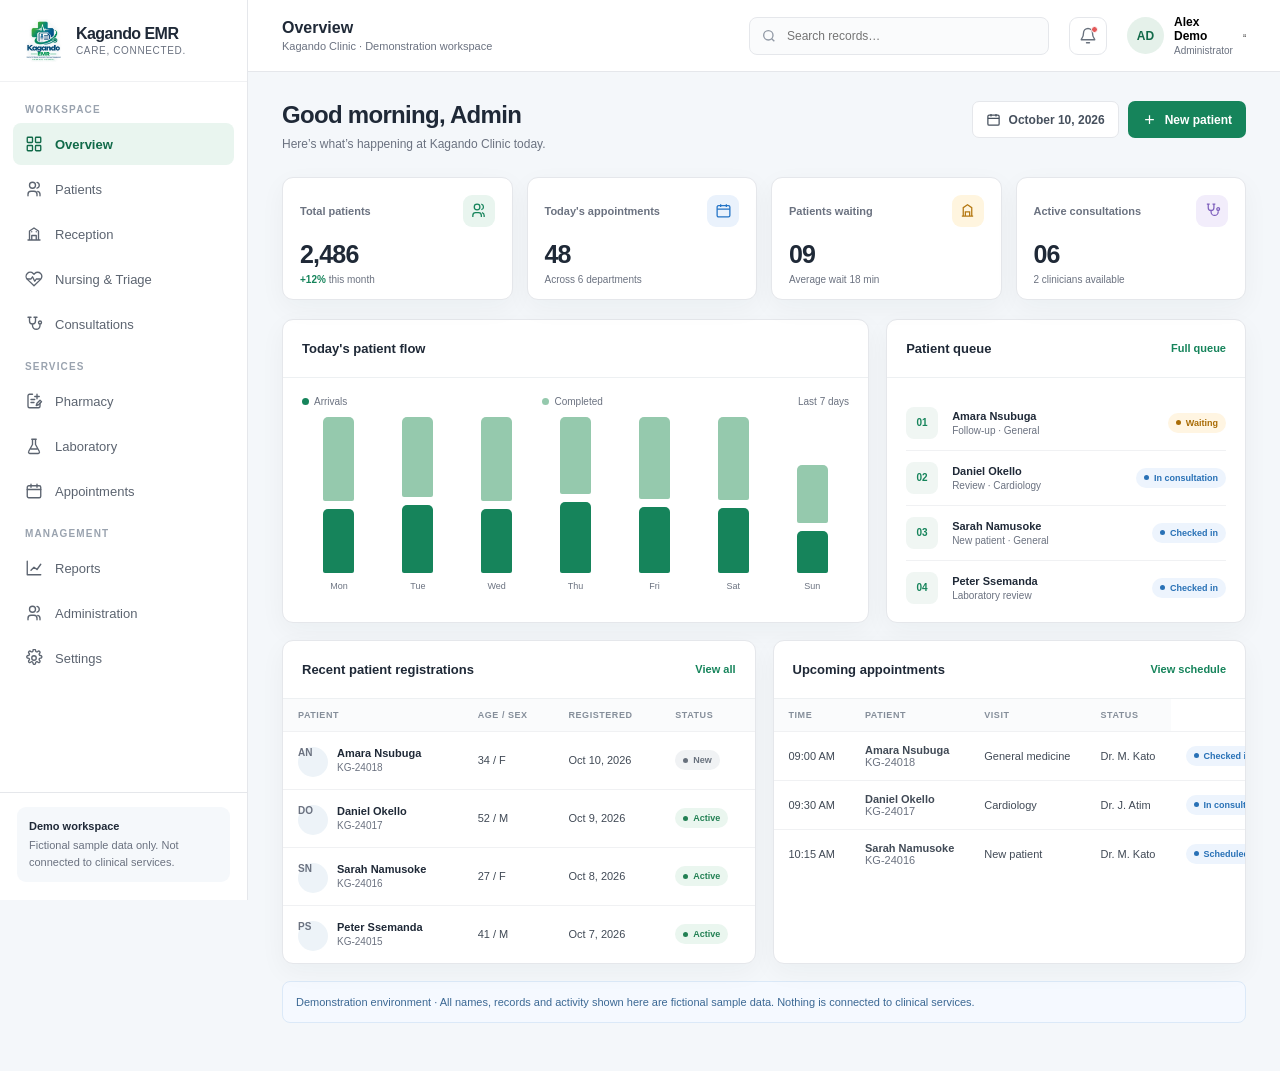
<file: index.html>
<!doctype html>
<html lang="en">
<head>
  <meta charset="utf-8">
  <meta name="viewport" content="width=device-width, initial-scale=1">
  <meta name="theme-color" content="#16845B">
  <meta name="description" content="Kagando EMR frontend demonstration dashboard.">
  <title>Overview · Kagando EMR</title>
  <link rel="stylesheet" href="css/style.css">
  <link rel="stylesheet" href="css/responsive.css">
  <script src="js/app.js" defer></script>
</head>
<body><div data-page="index"></div></body>
</html>
</file>
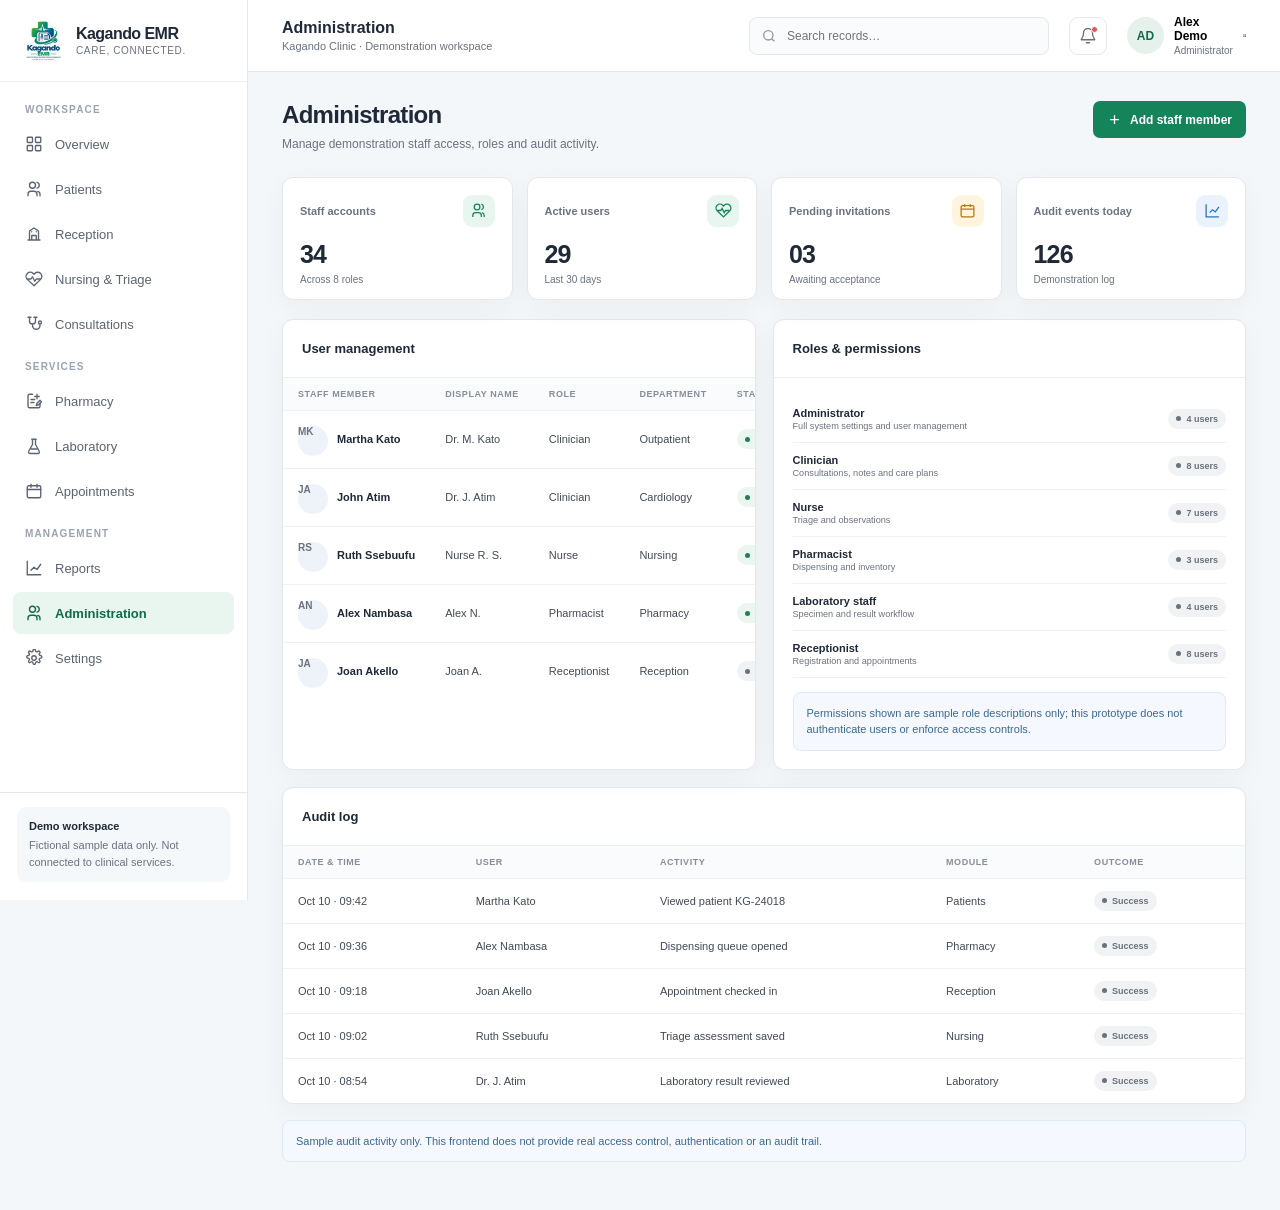
<file: administration.html>
<!doctype html>
<html lang="en">
<head>
  <meta charset="utf-8">
  <meta name="viewport" content="width=device-width, initial-scale=1">
  <meta name="theme-color" content="#16845B">
  <meta name="description" content="Administration frontend demonstration for Kagando EMR.">
  <title>Administration · Kagando EMR</title>
  <link rel="stylesheet" href="css/style.css">
  <link rel="stylesheet" href="css/responsive.css">
  <script src="js/app.js" defer></script>
</head>
<body><div data-page="administration"></div></body>
</html>
</file>
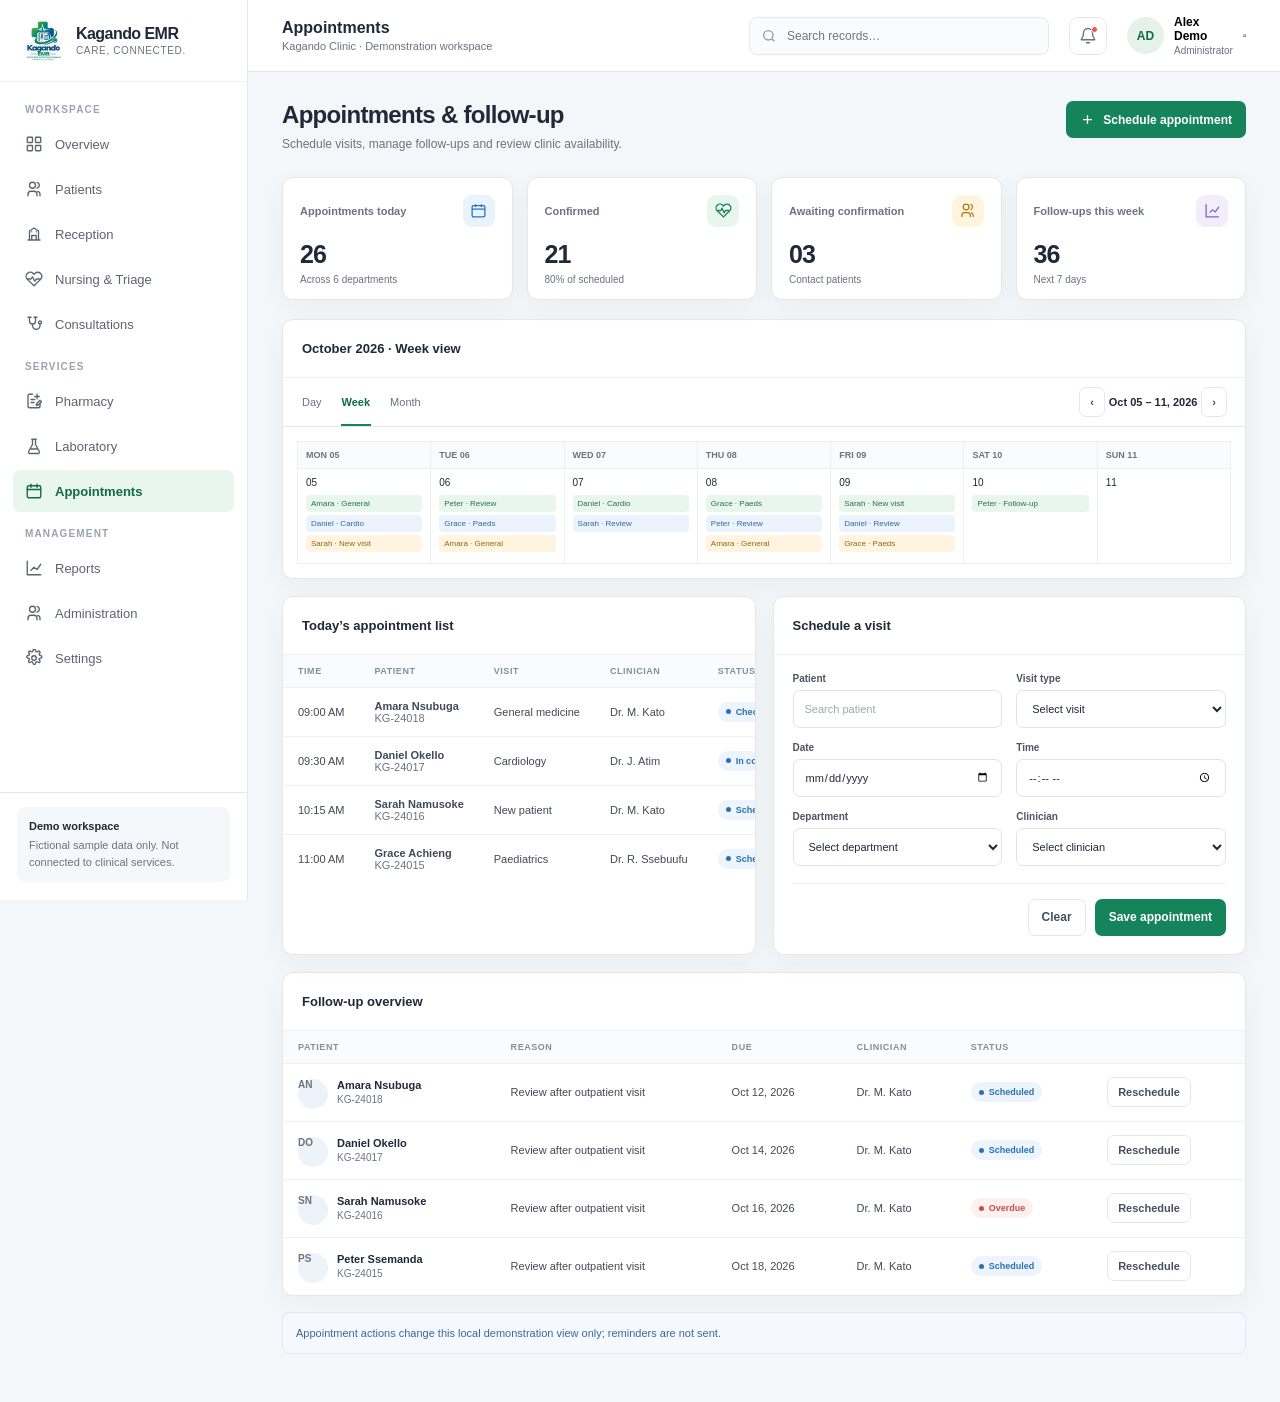
<file: appointments.html>
<!doctype html>
<html lang="en">
<head>
  <meta charset="utf-8">
  <meta name="viewport" content="width=device-width, initial-scale=1">
  <meta name="theme-color" content="#16845B">
  <meta name="description" content="Appointments and follow-up frontend demonstration for Kagando EMR.">
  <title>Appointments · Kagando EMR</title>
  <link rel="stylesheet" href="css/style.css">
  <link rel="stylesheet" href="css/responsive.css">
  <script src="js/app.js" defer></script>
</head>
<body><div data-page="appointments"></div></body>
</html>
</file>
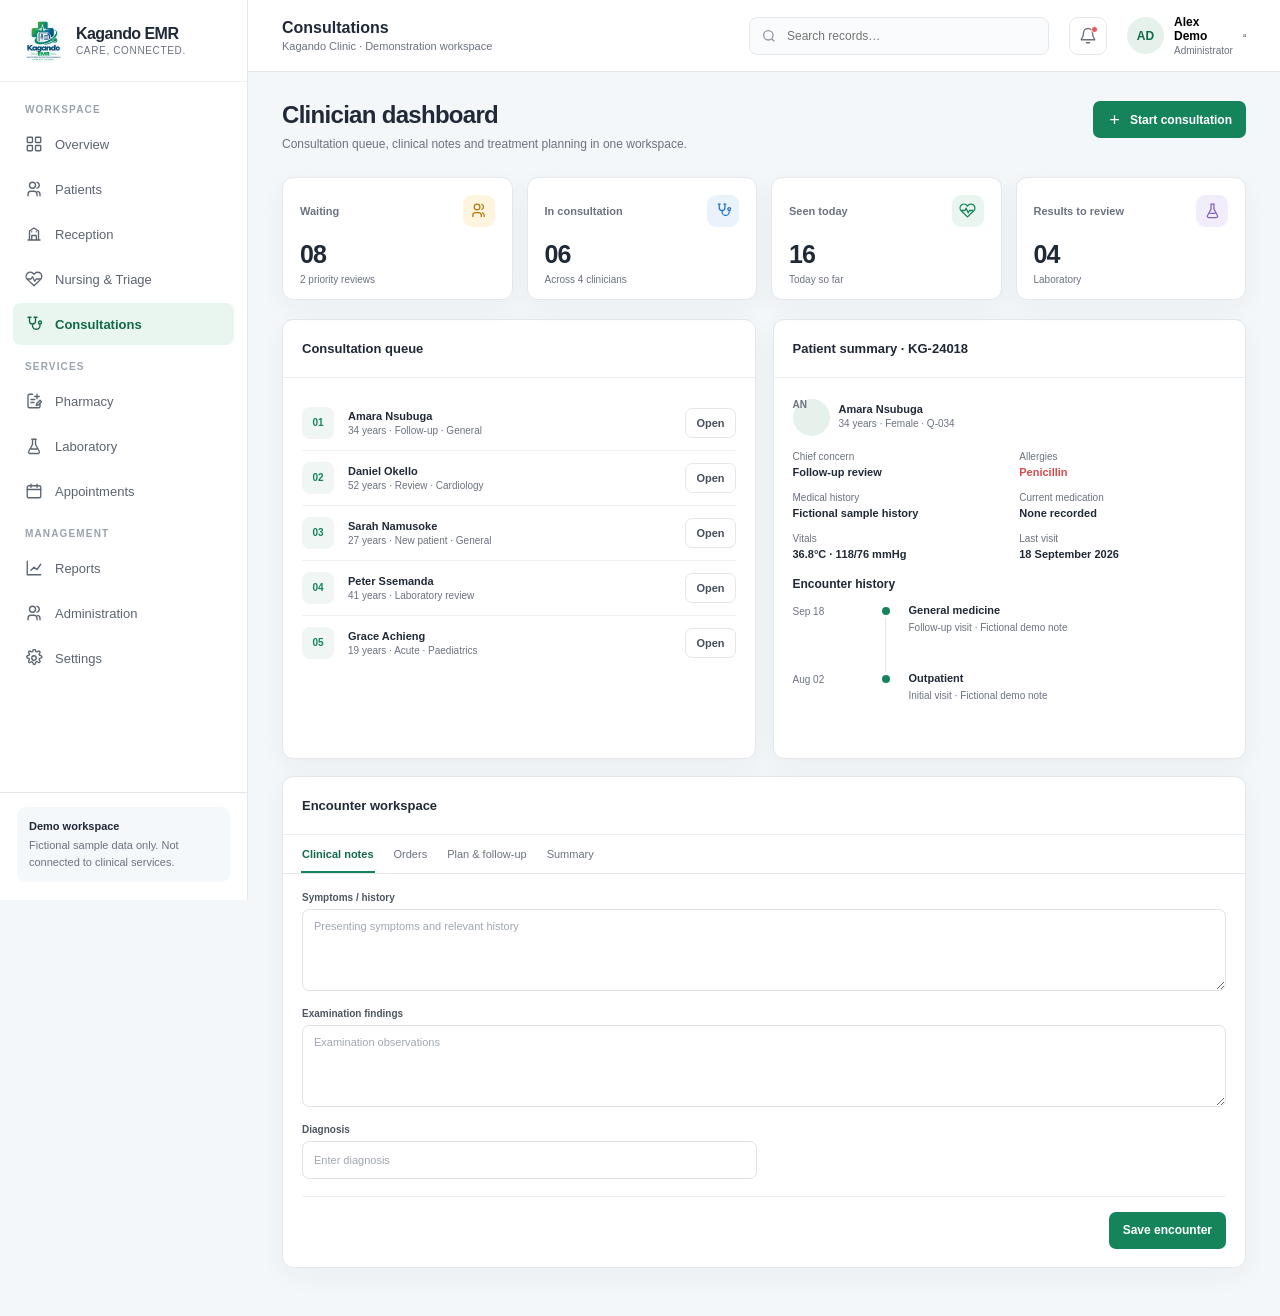
<file: consultations.html>
<!doctype html>
<html lang="en">
<head>
  <meta charset="utf-8">
  <meta name="viewport" content="width=device-width, initial-scale=1">
  <meta name="theme-color" content="#16845B">
  <meta name="description" content="Clinician dashboard and encounter workspace demonstration for Kagando EMR.">
  <title>Consultations · Kagando EMR</title>
  <link rel="stylesheet" href="css/style.css">
  <link rel="stylesheet" href="css/responsive.css">
  <script src="js/app.js" defer></script>
</head>
<body><div data-page="consultations"></div></body>
</html>
</file>
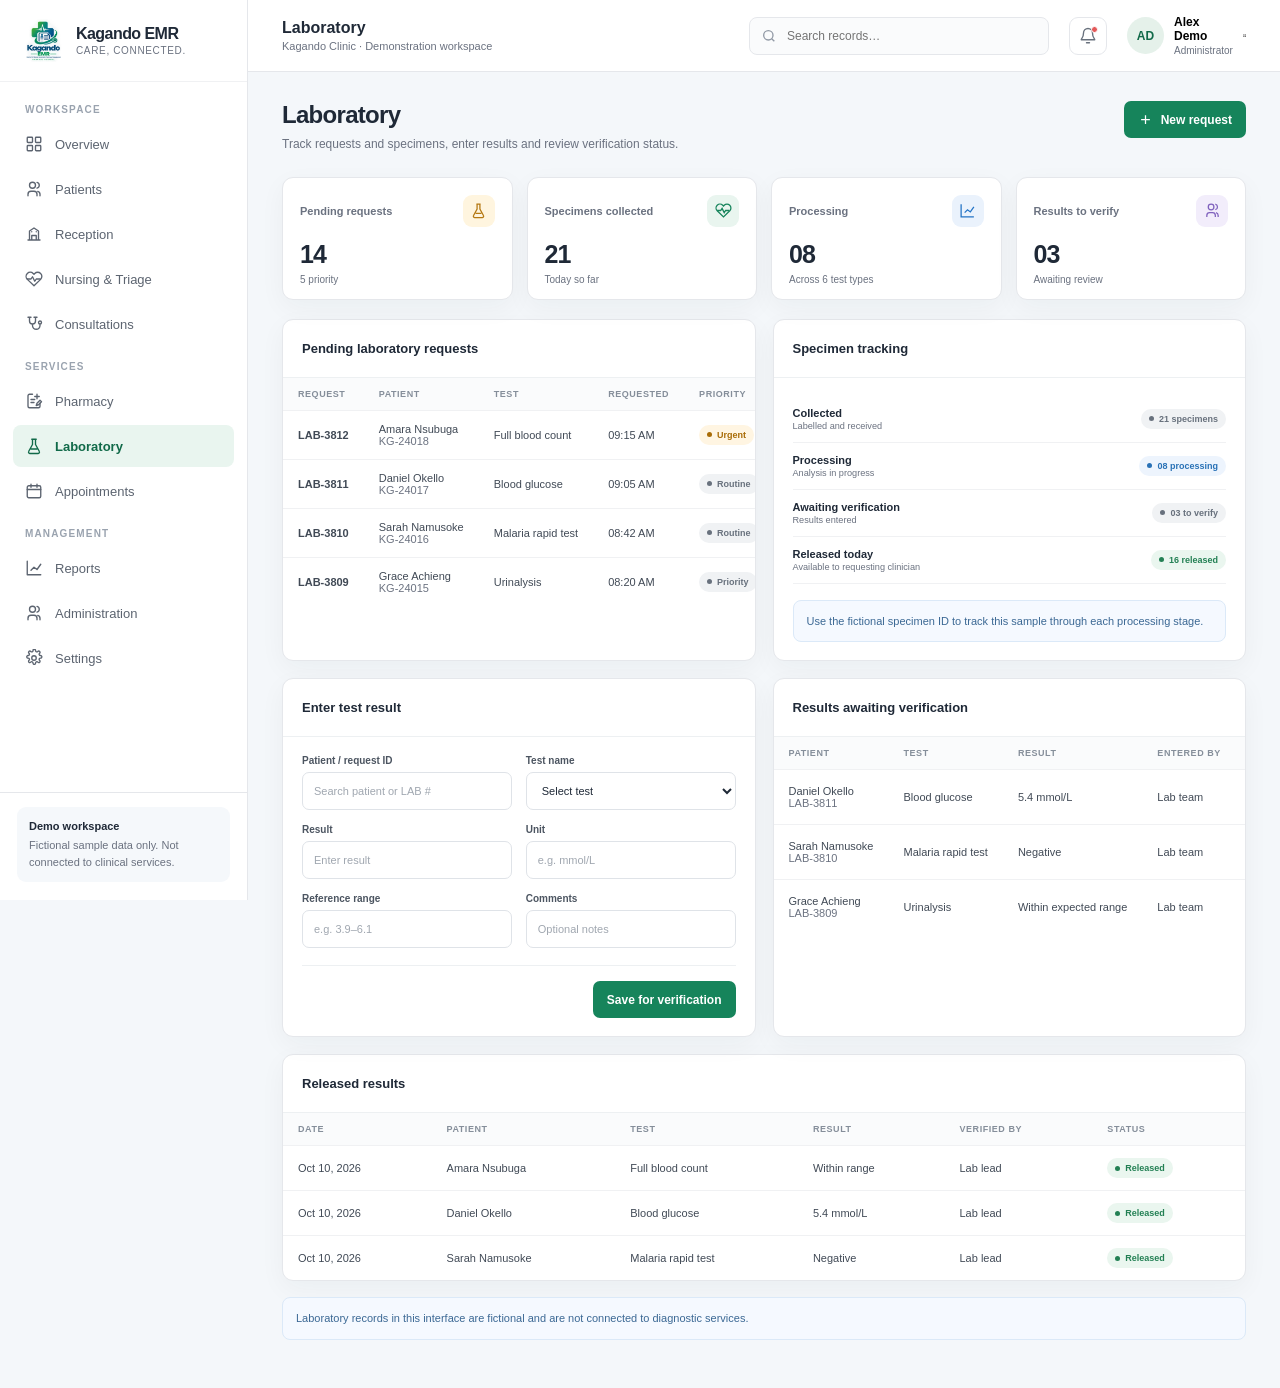
<file: laboratory.html>
<!doctype html>
<html lang="en">
<head>
  <meta charset="utf-8">
  <meta name="viewport" content="width=device-width, initial-scale=1">
  <meta name="theme-color" content="#16845B">
  <meta name="description" content="Laboratory dashboard frontend demonstration for Kagando EMR.">
  <title>Laboratory · Kagando EMR</title>
  <link rel="stylesheet" href="css/style.css">
  <link rel="stylesheet" href="css/responsive.css">
  <script src="js/app.js" defer></script>
</head>
<body><div data-page="laboratory"></div></body>
</html>
</file>
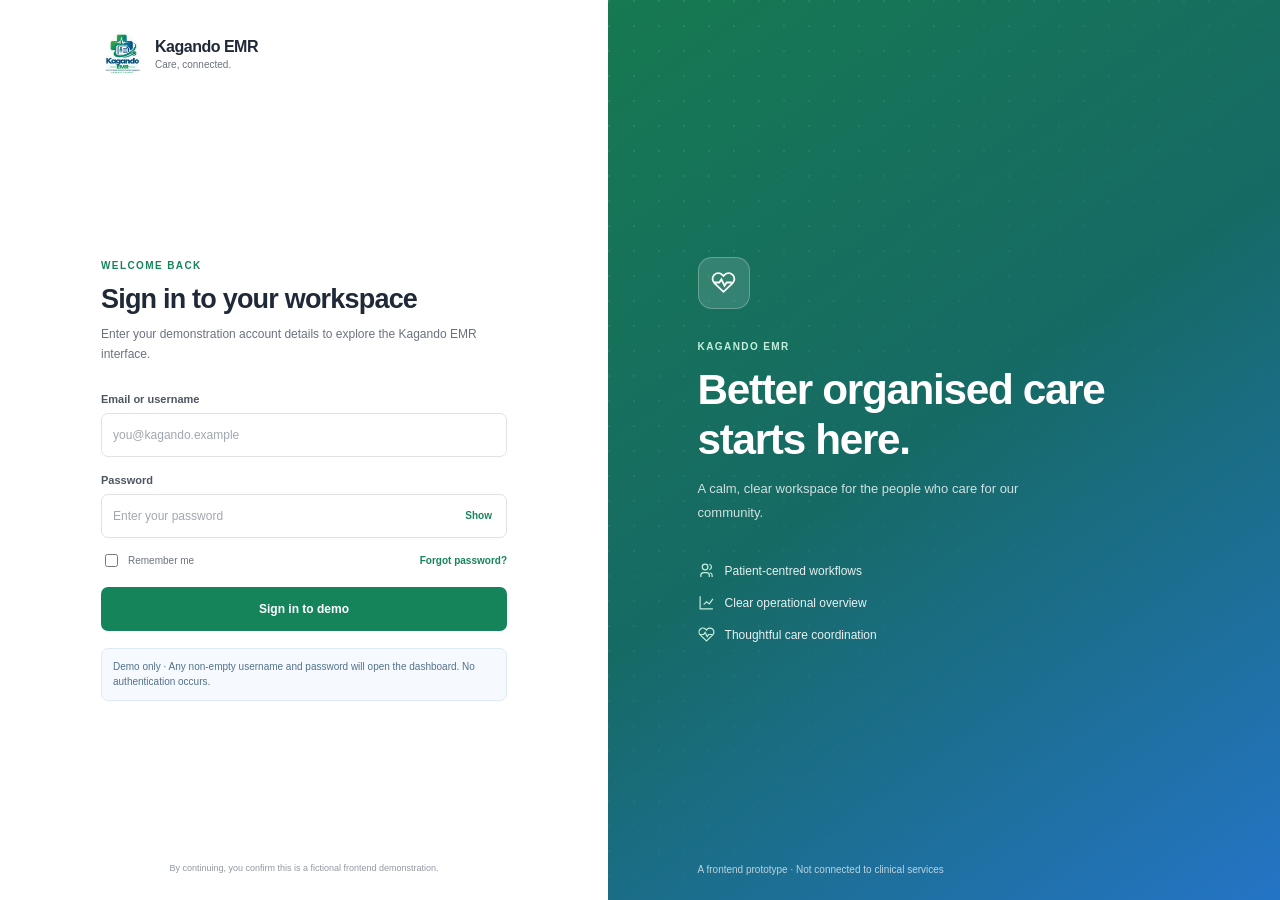
<file: login.html>
<!doctype html>
<html lang="en">
<head>
  <meta charset="utf-8">
  <meta name="viewport" content="width=device-width, initial-scale=1">
  <meta name="theme-color" content="#16845B">
  <meta name="description" content="Kagando EMR frontend demonstration sign-in.">
  <title>Sign in · Kagando EMR</title>
  <link rel="stylesheet" href="css/style.css">
  <link rel="stylesheet" href="css/responsive.css">
  <script src="js/app.js" defer></script>
</head>
<body><div data-page="login"></div></body>
</html>
</file>
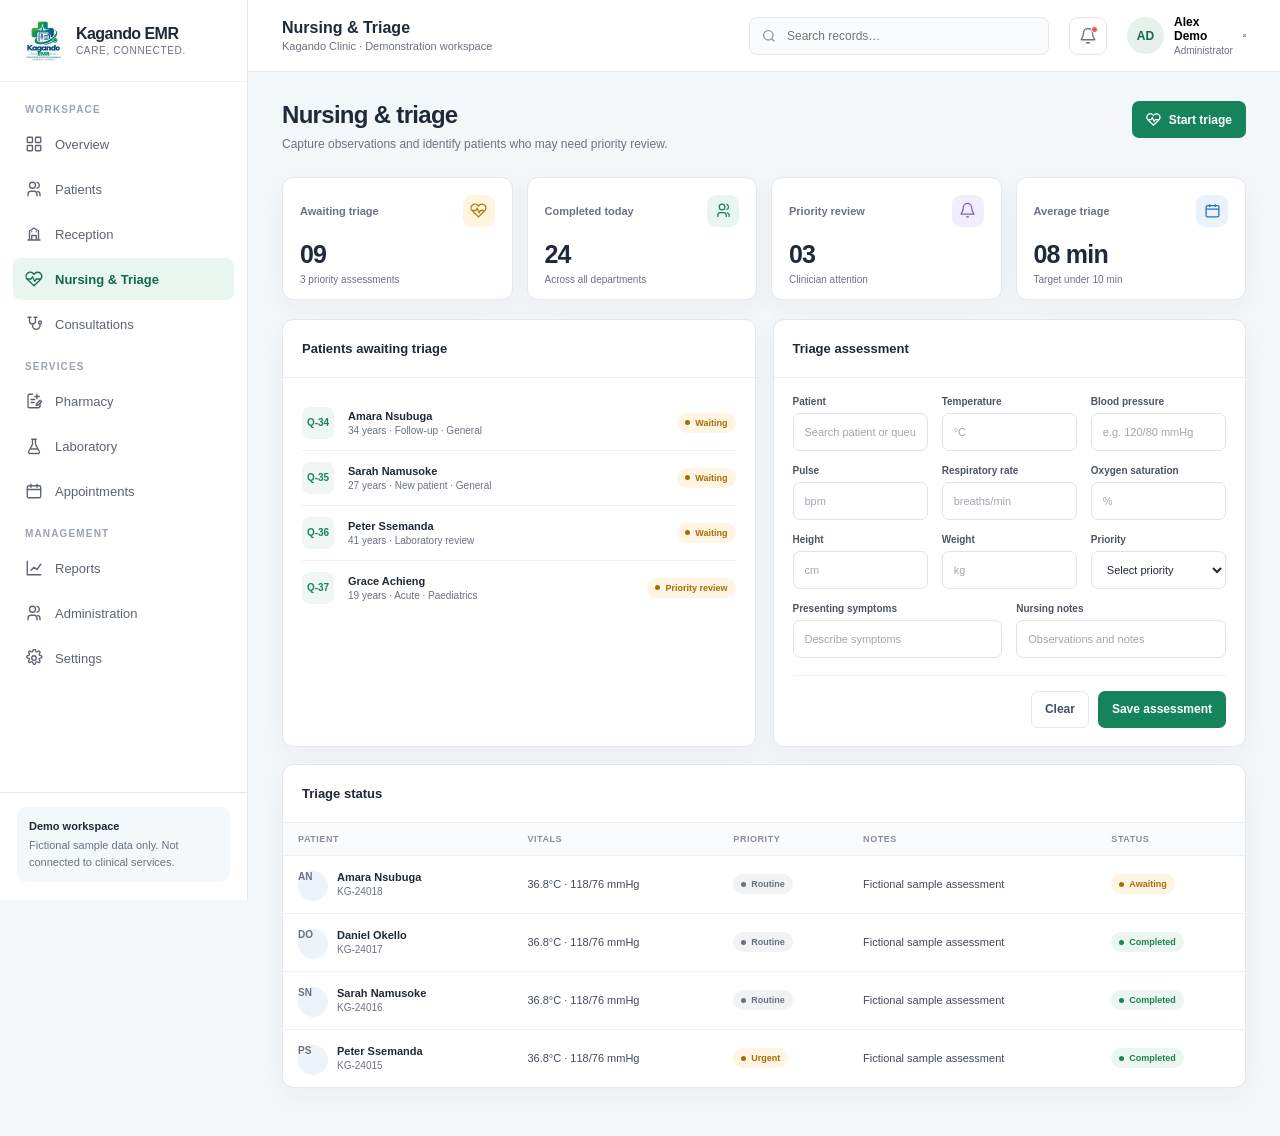
<file: nursing.html>
<!doctype html>
<html lang="en">
<head>
  <meta charset="utf-8">
  <meta name="viewport" content="width=device-width, initial-scale=1">
  <meta name="theme-color" content="#16845B">
  <meta name="description" content="Nursing and triage frontend demonstration for Kagando EMR.">
  <title>Nursing &amp; Triage · Kagando EMR</title>
  <link rel="stylesheet" href="css/style.css">
  <link rel="stylesheet" href="css/responsive.css">
  <script src="js/app.js" defer></script>
</head>
<body><div data-page="nursing"></div></body>
</html>
</file>
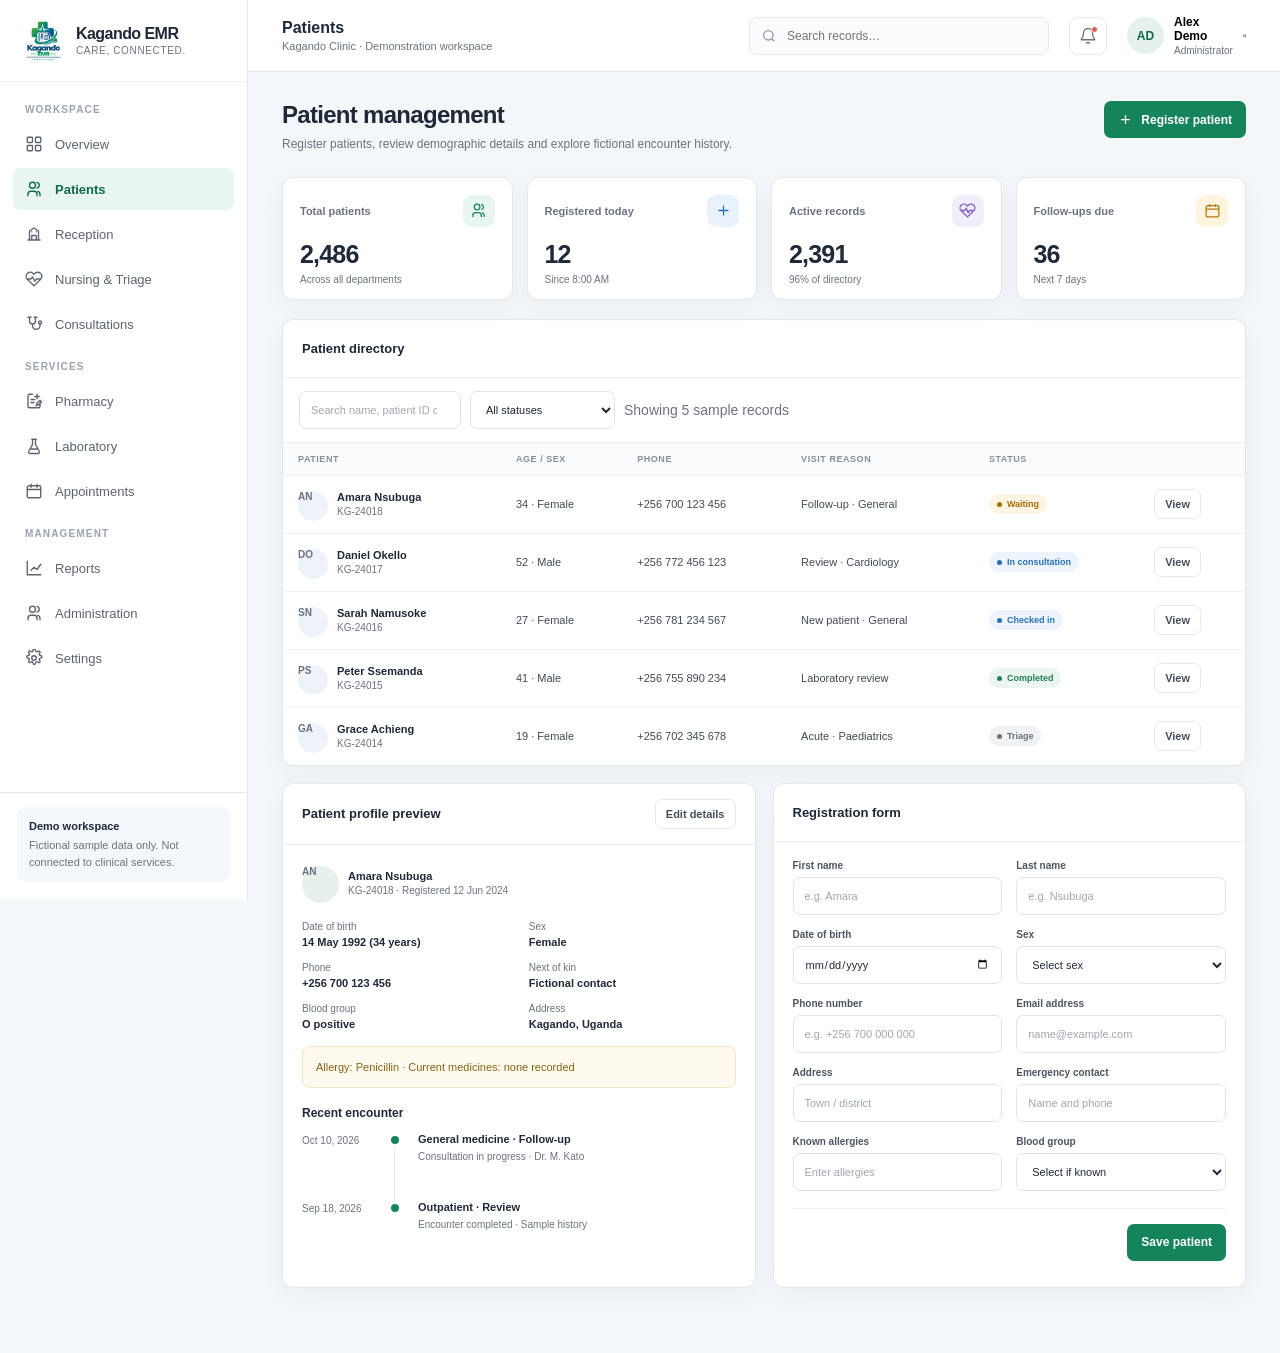
<file: patients.html>
<!doctype html>
<html lang="en">
<head>
  <meta charset="utf-8">
  <meta name="viewport" content="width=device-width, initial-scale=1">
  <meta name="theme-color" content="#16845B">
  <meta name="description" content="Patient directory and profile demonstration for Kagando EMR.">
  <title>Patients · Kagando EMR</title>
  <link rel="stylesheet" href="css/style.css">
  <link rel="stylesheet" href="css/responsive.css">
  <script src="js/app.js" defer></script>
</head>
<body><div data-page="patients"></div></body>
</html>
</file>
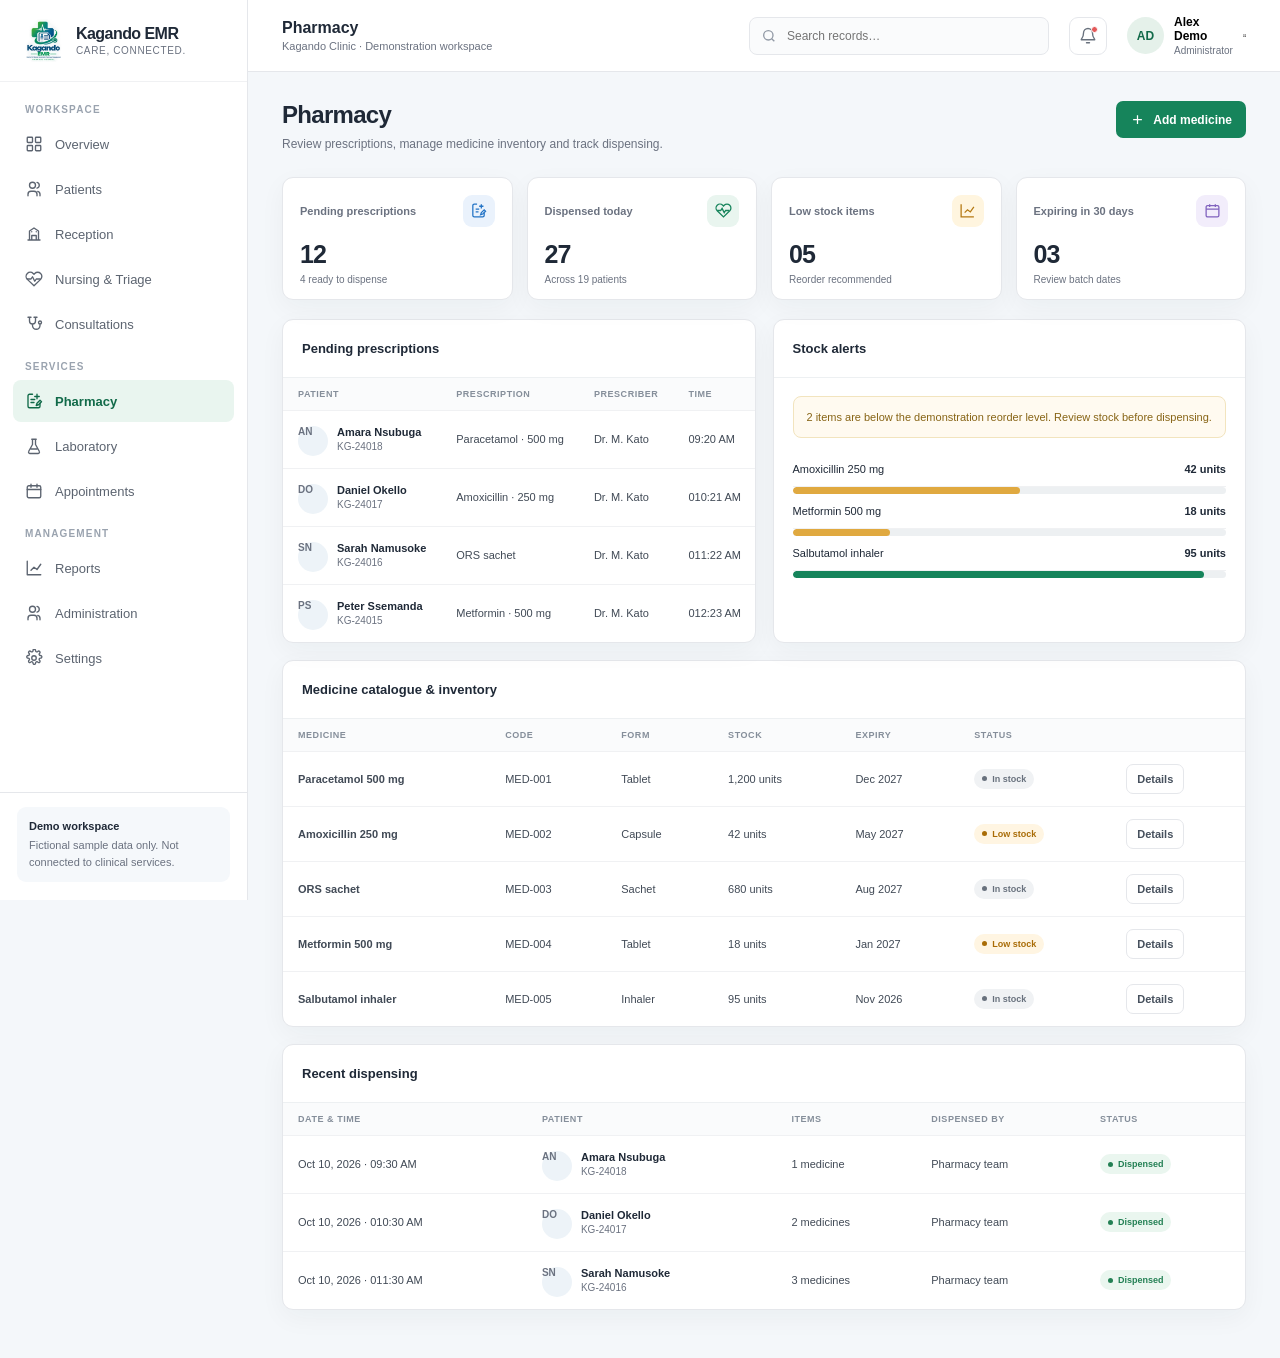
<file: pharmacy.html>
<!doctype html>
<html lang="en">
<head>
  <meta charset="utf-8">
  <meta name="viewport" content="width=device-width, initial-scale=1">
  <meta name="theme-color" content="#16845B">
  <meta name="description" content="Pharmacy dashboard and inventory frontend demonstration for Kagando EMR.">
  <title>Pharmacy · Kagando EMR</title>
  <link rel="stylesheet" href="css/style.css">
  <link rel="stylesheet" href="css/responsive.css">
  <script src="js/app.js" defer></script>
</head>
<body><div data-page="pharmacy"></div></body>
</html>
</file>
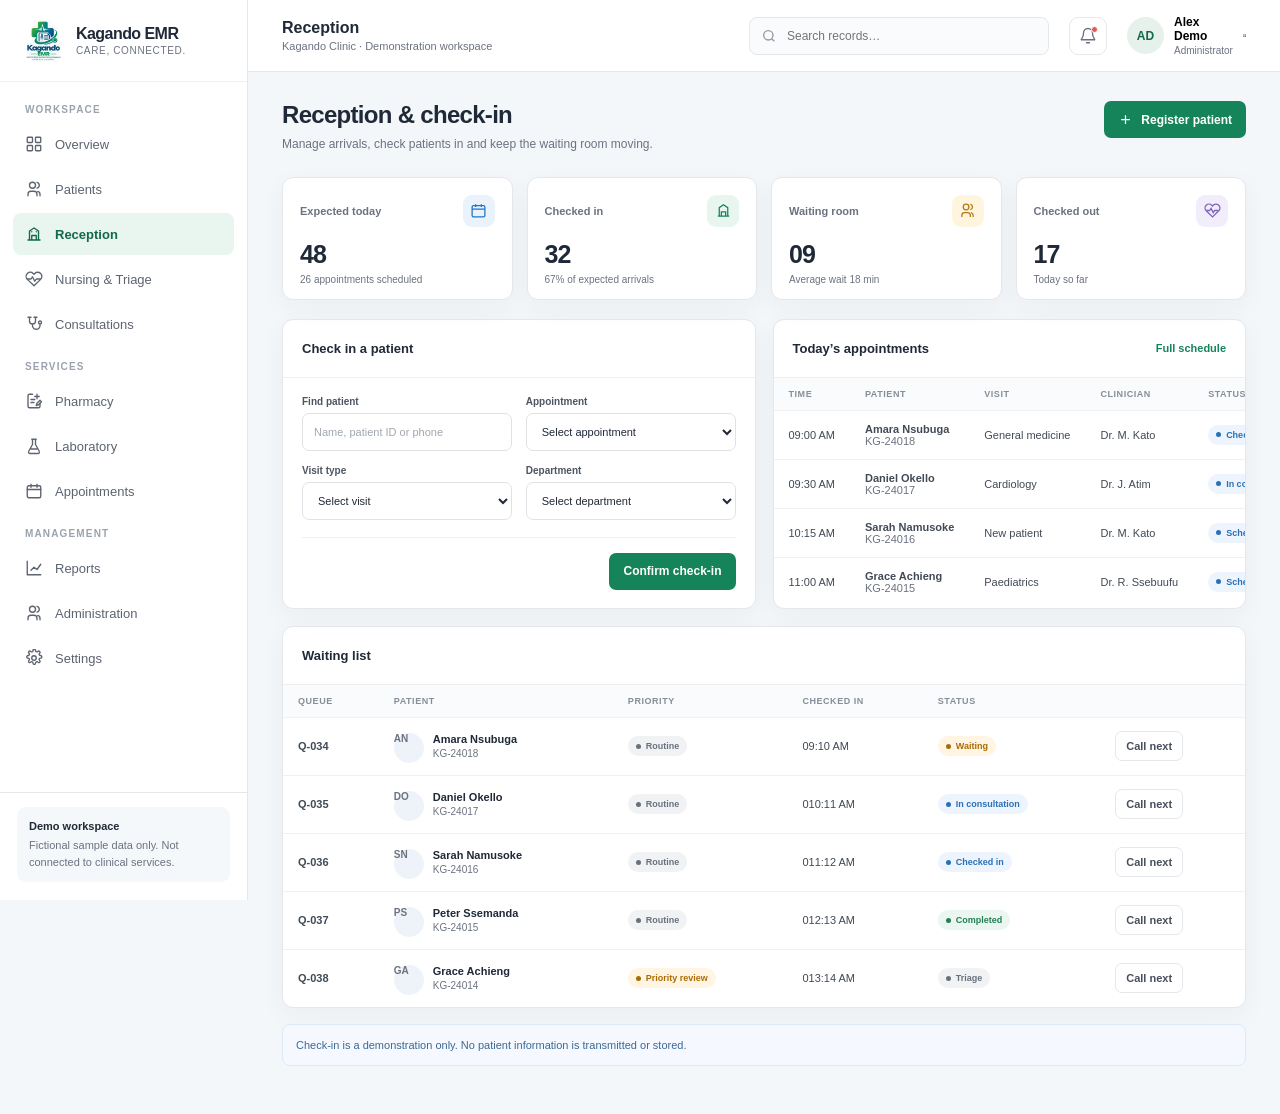
<file: reception.html>
<!doctype html>
<html lang="en">
<head>
  <meta charset="utf-8">
  <meta name="viewport" content="width=device-width, initial-scale=1">
  <meta name="theme-color" content="#16845B">
  <meta name="description" content="Reception and check-in frontend demonstration for Kagando EMR.">
  <title>Reception · Kagando EMR</title>
  <link rel="stylesheet" href="css/style.css">
  <link rel="stylesheet" href="css/responsive.css">
  <script src="js/app.js" defer></script>
</head>
<body><div data-page="reception"></div></body>
</html>
</file>
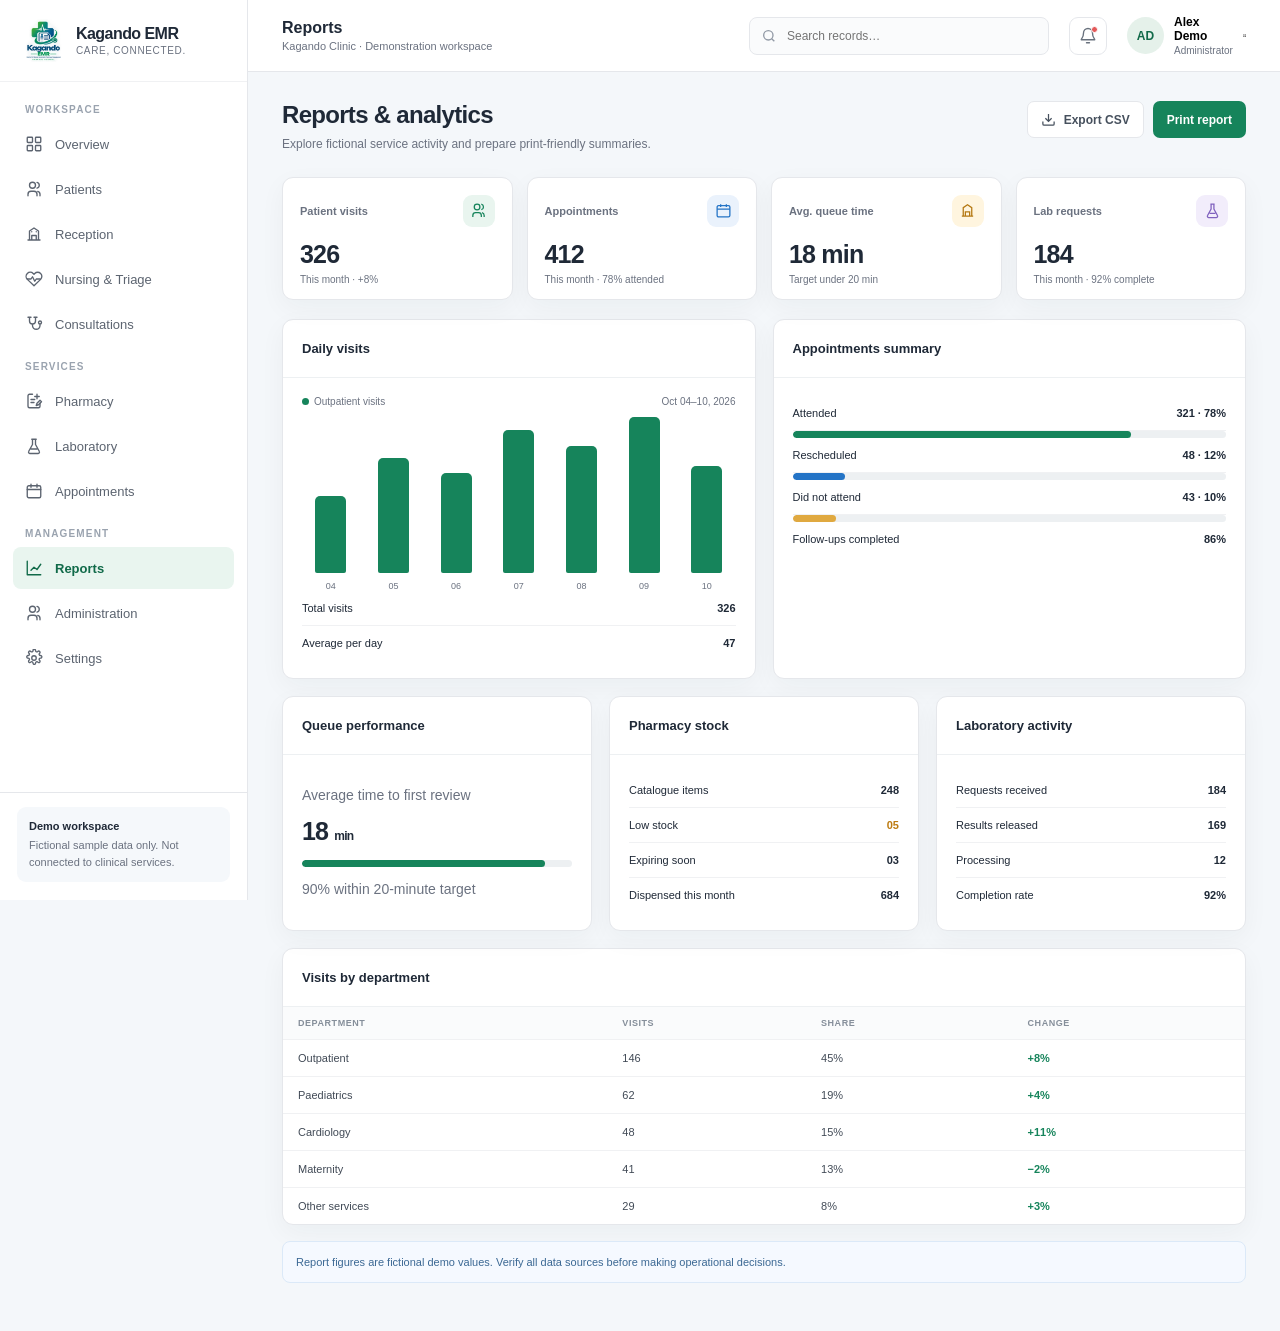
<file: reports.html>
<!doctype html>
<html lang="en">
<head>
  <meta charset="utf-8">
  <meta name="viewport" content="width=device-width, initial-scale=1">
  <meta name="theme-color" content="#16845B">
  <meta name="description" content="Reports and analytics frontend demonstration for Kagando EMR.">
  <title>Reports · Kagando EMR</title>
  <link rel="stylesheet" href="css/style.css">
  <link rel="stylesheet" href="css/responsive.css">
  <script src="js/app.js" defer></script>
</head>
<body><div data-page="reports"></div></body>
</html>
</file>
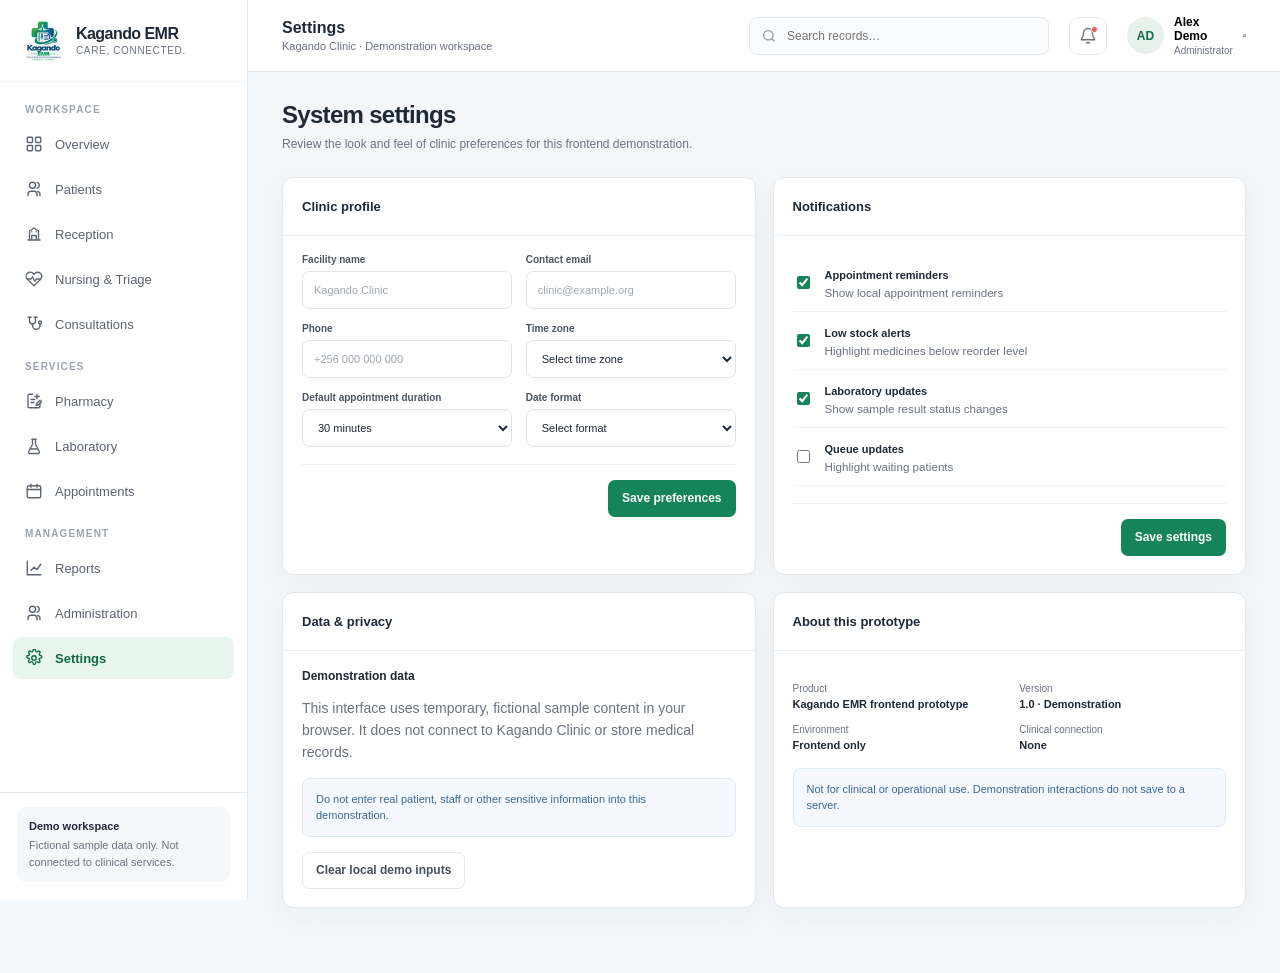
<file: settings.html>
<!doctype html>
<html lang="en">
<head>
  <meta charset="utf-8">
  <meta name="viewport" content="width=device-width, initial-scale=1">
  <meta name="theme-color" content="#16845B">
  <meta name="description" content="Settings frontend demonstration for Kagando EMR.">
  <title>Settings · Kagando EMR</title>
  <link rel="stylesheet" href="css/style.css">
  <link rel="stylesheet" href="css/responsive.css">
  <script src="js/app.js" defer></script>
</head>
<body><div data-page="settings"></div></body>
</html>
</file>
<file: css/style.css>
:root {
  --green: #16845B;
  --green-dark: #116a49;
  --green-soft: #e9f5ef;
  --blue: #2474C6;
  --blue-soft: #eaf2fc;
  --ink: #1F2937;
  --muted: #6B7280;
  --muted-light: #9aa3af;
  --border: #E5E7EB;
  --surface: #FFFFFF;
  --canvas: #F4F7FA;
  --red: #d74b4b;
  --amber: #bd7b11;
  --shadow: 0 8px 26px rgba(31, 41, 55, .045);
  font-family: 'Segoe UI', Arial, sans-serif;
  color: var(--ink);
  background: var(--canvas);
  font-synthesis: none;
  text-rendering: optimizeLegibility;
}

* { box-sizing: border-box; }
body { margin: 0; min-width: 320px; min-height: 100vh; background: var(--canvas); font-size: 14px; }
button, input, select, textarea { font: inherit; }
button, a { -webkit-tap-highlight-color: transparent; }
button { cursor: pointer; }
a { color: inherit; text-decoration: none; }
button:focus-visible, a:focus-visible, input:focus-visible, select:focus-visible, textarea:focus-visible {
  outline: 3px solid rgba(36, 116, 198, .33); outline-offset: 2px;
}
.app-shell { min-height: 100vh; }
.sidebar {
  width: 248px; position: fixed; inset: 0 auto 0 0; z-index: 30; display: flex; flex-direction: column;
  background: #fff; border-right: 1px solid var(--border); transition: transform .22s ease;
}
.brand { height: 82px; padding: 17px 22px; display: flex; align-items: center; gap: 11px; border-bottom: 1px solid #f0f1f3; }
.brand img { width: 43px; height: 43px; object-fit: contain; border-radius: 11px; }
.brand-copy { min-width: 0; }
.brand-copy strong { display: block; font: 800 16px 'Segoe UI', Arial, sans-serif; letter-spacing: -.55px; }
.brand-copy span { display: block; margin-top: 2px; color: var(--muted); font-size: 10px; letter-spacing: .65px; text-transform: uppercase; }
.nav-scroll { flex: 1; overflow-y: auto; padding: 22px 13px; }
.nav-label { padding: 0 12px; margin: 16px 0 8px; color: #9aa3af; font-size: 10px; font-weight: 700; letter-spacing: 1.15px; text-transform: uppercase; }
.nav-label:first-child { margin-top: 0; }
.nav-link { display: flex; align-items: center; gap: 12px; min-height: 42px; padding: 0 12px; margin: 3px 0; border-radius: 8px; color: #5c6470; font-size: 13px; font-weight: 500; transition: background .15s, color .15s; }
.nav-link:hover { background: #f7f9fa; color: var(--green); }
.nav-link.active { background: var(--green-soft); color: var(--green-dark); font-weight: 700; }
.nav-icon { width: 18px; height: 18px; flex: 0 0 18px; display: inline-flex; align-items: center; justify-content: center; }
.nav-icon svg { width: 18px; height: 18px; stroke: currentColor; fill: none; stroke-width: 1.8; stroke-linecap: round; stroke-linejoin: round; }
.side-footer { padding: 14px 17px 18px; border-top: 1px solid var(--border); }
.demo-note { padding: 11px 12px; border-radius: 9px; background: #f5f8fb; color: var(--muted); font-size: 11px; line-height: 1.55; }
.demo-note strong { display: block; margin-bottom: 2px; color: var(--ink); font-size: 11px; }
.main-column { min-height: 100vh; margin-left: 248px; }
.topbar {
  height: 72px; position: sticky; top: 0; z-index: 20; display: flex; align-items: center; gap: 20px;
  padding: 0 34px; background: rgba(255,255,255,.96); border-bottom: 1px solid var(--border); backdrop-filter: blur(12px);
}
.mobile-menu { display: none !important; }
.top-title { flex: 1; min-width: 170px; }
.top-title strong { display: block; font: 700 16px 'Segoe UI', Arial, sans-serif; }
.top-title span { display: block; margin-top: 3px; color: var(--muted); font-size: 11px; }
.top-search { width: min(300px, 29vw); position: relative; }
.top-search svg { position: absolute; left: 12px; top: 11px; width: 16px; height: 16px; stroke: #9199a5; fill: none; stroke-width: 2; }
.top-search input { width: 100%; height: 38px; padding: 0 12px 0 37px; border: 1px solid var(--border); border-radius: 8px; background: #fafbfc; outline: none; font-size: 12px; }
.top-search input:focus { border-color: #a8cdbb; background: #fff; }
.icon-button { width: 38px; height: 38px; display: inline-flex; align-items: center; justify-content: center; position: relative; border: 1px solid var(--border); border-radius: 9px; background: #fff; color: #68717d; }
.icon-button svg { width: 18px; height: 18px; stroke: currentColor; fill: none; stroke-width: 1.8; stroke-linecap: round; stroke-linejoin: round; }
.notification-dot { width: 7px; height: 7px; position: absolute; right: 8px; top: 8px; border: 1px solid white; border-radius: 50%; background: #e35858; }
.profile-menu { position: relative; }
.profile-trigger { display: flex; align-items: center; gap: 10px; padding: 0; border: 0; background: transparent; text-align: left; }
.avatar { width: 37px; height: 37px; flex: 0 0 37px; display: grid; place-items: center; border-radius: 50%; background: #e5f1ea; color: var(--green-dark); font-weight: 700; font-size: 12px; }
.profile-info strong { display: block; font-size: 12px; }
.profile-info span { display: block; margin-top: 2px; color: var(--muted); font-size: 10px; }
.profile-menu .dropdown { top: 50px; right: 0; }
.page-content { width: min(100%, 1500px); margin: 0 auto; padding: 29px 34px 48px; }
.page-heading { display: flex; align-items: flex-start; justify-content: space-between; gap: 18px; margin-bottom: 23px; }
.page-heading h1 { margin: 0; font: 800 24px 'Segoe UI', Arial, sans-serif; letter-spacing: -.7px; }
.page-heading p { margin: 6px 0 0; color: var(--muted); font-size: 12px; line-height: 1.55; }
.heading-actions { display: flex; align-items: center; gap: 9px; }
.button { min-height: 37px; display: inline-flex; align-items: center; justify-content: center; gap: 8px; padding: 0 13px; border: 1px solid transparent; border-radius: 7px; font-size: 12px; font-weight: 700; transition: background .15s, border-color .15s; }
.button svg { width: 15px; height: 15px; stroke: currentColor; fill: none; stroke-width: 2; }
.button-primary { background: var(--green); color: white; }
.button-primary:hover { background: var(--green-dark); }
.button-outline { border-color: var(--border); background: white; color: #46505d; }
.button-outline:hover { border-color: #bdc9d2; background: #fafbfc; }
.button-blue { background: var(--blue); color: white; }
.button-danger { background: #fff1f1; color: var(--red); border-color: #f5dada; }
.button-small { min-height: 30px; padding: 0 10px; font-size: 11px; }
.card { min-width: 0; border: 1px solid var(--border); border-radius: 11px; background: var(--surface); box-shadow: var(--shadow); }
.card-header { min-height: 58px; display: flex; align-items: center; justify-content: space-between; gap: 12px; padding: 15px 19px; border-bottom: 1px solid #edf0f2; }
.card-header h2, .card-header h3 { margin: 0; font: 700 13px 'Segoe UI', Arial, sans-serif; }
.card-header p { margin: 4px 0 0; color: var(--muted); font-size: 10px; }
.card-body { padding: 18px 19px; }
.text-link { color: var(--green); font-size: 11px; font-weight: 700; }
.stats-grid { display: grid; grid-template-columns: repeat(4, minmax(0, 1fr)); gap: 14px; margin-bottom: 19px; }
.stat-card { min-height: 118px; padding: 17px 17px 14px; position: relative; overflow: hidden; }
.stat-top { display: flex; justify-content: space-between; align-items: center; color: var(--muted); font-size: 11px; font-weight: 600; }
.stat-icon { width: 32px; height: 32px; display: grid; place-items: center; border-radius: 9px; color: var(--green); background: var(--green-soft); }
.stat-icon.blue { color: var(--blue); background: var(--blue-soft); }
.stat-icon.amber { color: #b57913; background: #fff5df; }
.stat-icon.purple { color: #8062be; background: #f2edfb; }
.stat-icon svg { width: 17px; height: 17px; stroke: currentColor; fill: none; stroke-width: 1.8; }
.stat-value { margin-top: 13px; font: 800 25px 'Segoe UI', Arial, sans-serif; letter-spacing: -.8px; }
.stat-foot { margin-top: 5px; color: var(--muted); font-size: 10px; }
.positive { color: var(--green); font-weight: 700; }
.content-grid { display: grid; grid-template-columns: minmax(0, 1.55fr) minmax(280px, .95fr); gap: 17px; margin-bottom: 17px; }
.content-grid.equal { grid-template-columns: repeat(2, minmax(0, 1fr)); }
.content-grid.three { grid-template-columns: repeat(3, minmax(0, 1fr)); }
.stack { display: grid; gap: 17px; align-content: start; }
.table-wrap { width: 100%; overflow-x: auto; }
table { width: 100%; border-collapse: collapse; text-align: left; white-space: nowrap; }
th { padding: 11px 15px; background: #fafbfc; color: #858e9a; font-size: 9px; font-weight: 700; letter-spacing: .55px; text-transform: uppercase; }
td { padding: 12px 15px; border-top: 1px solid #f0f1f3; color: #414a56; font-size: 11px; }
tbody tr:hover { background: #fbfcfd; }
.person-cell { display: flex; align-items: center; gap: 9px; }
.mini-avatar { width: 30px; height: 30px; display: grid; place-items: center; flex: 0 0 30px; border-radius: 50%; background: #edf3f8; color: #476782; font-size: 10px; font-weight: 700; }
.person-cell strong { display: block; color: var(--ink); font-size: 11px; }
.person-cell span { display: block; margin-top: 3px; color: var(--muted); font-size: 10px; }
.badge { display: inline-flex; align-items: center; gap: 5px; padding: 5px 8px; border-radius: 20px; background: #f0f2f4; color: #59616d; font-size: 9px; font-weight: 700; }
.badge::before { width: 5px; height: 5px; border-radius: 50%; background: currentColor; content: ''; }
.badge-green { background: #eaf6ef; color: #238054; }
.badge-blue { background: #edf4fd; color: #2871b6; }
.badge-amber { background: #fff5e2; color: #a96c06; }
.badge-red { background: #fff0f0; color: #ce4b4b; }
.badge-gray { background: #f0f2f4; color: #68717d; }
.queue-list { display: grid; }
.queue-row { display: grid; grid-template-columns: 36px minmax(0, 1fr) auto; gap: 10px; align-items: center; padding: 11px 0; border-bottom: 1px solid #f0f1f3; }
.queue-row:last-child { border-bottom: 0; padding-bottom: 0; }
.queue-number { width: 32px; height: 32px; display: grid; place-items: center; border-radius: 8px; background: #f0f6f3; color: var(--green); font-size: 10px; font-weight: 800; }
.queue-row strong { display: block; font-size: 11px; }
.queue-row small { display: block; margin-top: 3px; color: var(--muted); font-size: 10px; }
.trend-chart { height: 184px; display: flex; align-items: flex-end; gap: 11px; padding: 10px 3px 0; }
.chart-column { flex: 1; height: 100%; display: flex; flex-direction: column; align-items: center; justify-content: flex-end; gap: 8px; }
.chart-bar { width: min(31px, 75%); min-height: 9px; border-radius: 5px 5px 2px 2px; background: #95c9ad; }
.chart-bar.dark { background: var(--green); }
.chart-day { color: var(--muted); font-size: 9px; }
.chart-legend { display: flex; justify-content: space-between; color: var(--muted); font-size: 10px; }
.legend-dot { display: inline-block; width: 7px; height: 7px; margin-right: 5px; border-radius: 50%; background: var(--green); }
.legend-dot.pale { background: #95c9ad; }
.toolbar { display: flex; align-items: center; gap: 9px; padding: 13px 16px; border-bottom: 1px solid #edf0f2; }
.field-control { width: 100%; height: 38px; padding: 0 11px; border: 1px solid #dfe3e8; border-radius: 7px; background: white; color: var(--ink); font-size: 11px; }
.toolbar .field-control { width: auto; min-width: 145px; }
.field-control::placeholder, textarea::placeholder { color: #a0a7b0; }
.field-control:focus, textarea:focus { border-color: #95c5aa; outline: 3px solid rgba(22,132,91,.09); }
.form-grid { display: grid; grid-template-columns: repeat(2, minmax(0, 1fr)); gap: 14px; }
.form-grid.three-cols { grid-template-columns: repeat(3, minmax(0, 1fr)); }
.form-field { min-width: 0; }
.form-field.full { grid-column: 1 / -1; }
.form-field label { display: block; margin-bottom: 6px; color: #4c5561; font-size: 10px; font-weight: 700; }
.form-field textarea.field-control { height: auto; min-height: 82px; padding: 10px 11px; resize: vertical; }
.form-actions { display: flex; justify-content: flex-end; gap: 9px; margin-top: 17px; padding-top: 15px; border-top: 1px solid #edf0f2; }
.section-title { margin: 0 0 13px; font: 700 12px 'Segoe UI', Arial, sans-serif; }
.detail-list { display: grid; grid-template-columns: repeat(2, minmax(0, 1fr)); gap: 14px 20px; }
.detail-list dt { color: var(--muted); font-size: 10px; }
.detail-list dd { margin: 4px 0 0; font-size: 11px; font-weight: 600; }
.notice { display: flex; gap: 10px; padding: 12px 13px; border: 1px solid #f2e4be; border-radius: 8px; background: #fffaf0; color: #876415; font-size: 11px; line-height: 1.5; }
.notice.blue { border-color: #dbe9f8; background: #f5f9ff; color: #3b6894; }
.notice.green { border-color: #d8eee1; background: #f4fbf6; color: #33754e; }
.tabs { display: flex; gap: 18px; padding: 0 18px; border-bottom: 1px solid var(--border); overflow-x: auto; }
.tab { padding: 13px 1px 11px; border: 0; border-bottom: 2px solid transparent; background: transparent; color: var(--muted); font-size: 11px; white-space: nowrap; }
.tab.active { border-bottom-color: var(--green); color: var(--green-dark); font-weight: 700; }
.tab-panel[hidden] { display: none; }
.timeline { display: grid; gap: 0; }
.timeline-item { display: grid; grid-template-columns: 78px 18px minmax(0,1fr); gap: 10px; min-height: 68px; }
.timeline-date { padding-top: 2px; color: var(--muted); font-size: 10px; }
.timeline-mark { position: relative; }
.timeline-mark::before { width: 8px; height: 8px; position: absolute; top: 3px; left: 1px; border-radius: 50%; background: var(--green); content: ''; }
.timeline-mark::after { width: 1px; position: absolute; top: 13px; bottom: 0; left: 4px; background: #e3e9e5; content: ''; }
.timeline-item:last-child .timeline-mark::after { display: none; }
.timeline-copy strong { display: block; font-size: 11px; }
.timeline-copy p { margin: 4px 0 0; color: var(--muted); font-size: 10px; line-height: 1.5; }
.metric-row { display: flex; justify-content: space-between; align-items: center; gap: 12px; padding: 11px 0; border-bottom: 1px solid #f0f1f3; font-size: 11px; }
.metric-row:last-child { border-bottom: 0; }
.progress-track { height: 7px; overflow: hidden; border-radius: 5px; background: #edf0f2; }
.progress-fill { height: 100%; border-radius: inherit; background: var(--green); }
.progress-fill.blue { background: var(--blue); }
.progress-fill.amber { background: #e0a940; }
.calendar-grid { display: grid; grid-template-columns: repeat(7, minmax(0,1fr)); border-top: 1px solid #edf0f2; border-left: 1px solid #edf0f2; }
.calendar-cell { min-height: 87px; padding: 8px; border-right: 1px solid #edf0f2; border-bottom: 1px solid #edf0f2; }
.calendar-cell.head { min-height: auto; background: #fafbfc; color: var(--muted); font-size: 9px; font-weight: 700; text-transform: uppercase; }
.calendar-cell span { display: block; margin-bottom: 7px; font-size: 10px; }
.calendar-event { overflow: hidden; padding: 4px 5px; margin: 3px 0; border-radius: 4px; background: #e9f5ef; color: #25704d; font-size: 8px; text-overflow: ellipsis; white-space: nowrap; }
.calendar-event.blue { background: #ebf3fd; color: #2e67a3; }
.calendar-event.amber { background: #fff4df; color: #966510; }
.empty-state { padding: 30px 15px; color: var(--muted); text-align: center; font-size: 11px; }
.dropdown { min-width: 160px; position: absolute; z-index: 45; display: none; padding: 6px; border: 1px solid var(--border); border-radius: 8px; background: #fff; box-shadow: 0 12px 30px rgba(31,41,55,.12); }
.dropdown.open { display: block; }
.dropdown button, .dropdown a { width: 100%; display: block; padding: 9px; border: 0; border-radius: 5px; background: transparent; color: #48515d; text-align: left; font-size: 11px; }
.dropdown button:hover, .dropdown a:hover { background: #f5f7f8; }
.dropdown-label { display: block; padding: 8px 9px 4px; color: var(--muted-light); font-size: 9px; letter-spacing: .6px; text-transform: uppercase; }
.dropdown button[aria-current="true"] { background: var(--green-soft); color: var(--green-dark); font-weight: 700; }
.toast-region { position: fixed; top: 83px; right: 20px; z-index: 100; display: grid; gap: 8px; }
.toast { max-width: 330px; padding: 12px 15px; border: 1px solid #d6e9dc; border-radius: 8px; background: white; box-shadow: 0 9px 24px rgba(31,41,55,.12); color: #286943; font-size: 12px; animation: toast-in .18s ease-out; }
@keyframes toast-in { from { opacity: 0; transform: translateY(-5px); } to { opacity: 1; transform: translateY(0); } }
.modal-backdrop { position: fixed; inset: 0; z-index: 80; display: none; align-items: center; justify-content: center; padding: 18px; background: rgba(25,36,47,.4); }
.modal-backdrop.open { display: flex; }
.modal { width: min(540px, 100%); max-height: min(90vh, 760px); overflow: auto; border-radius: 12px; background: white; box-shadow: 0 22px 65px rgba(20,30,40,.22); }
.modal-header { display: flex; justify-content: space-between; align-items: center; padding: 18px 20px; border-bottom: 1px solid var(--border); }
.modal-header h2 { margin: 0; font: 700 15px 'Segoe UI', Arial, sans-serif; }
.modal-close { width: 30px; height: 30px; border: 0; border-radius: 6px; background: #f4f6f7; color: #68717d; font-size: 18px; }
.modal-body { padding: 18px 20px; }
.modal-footer { display: flex; justify-content: flex-end; gap: 8px; padding: 14px 20px; border-top: 1px solid var(--border); }
.print-only { display: none; }
.muted { color: var(--muted); }
.mobile-backdrop { display: none; }

.login-body { min-height: 100vh; background: #fff; }
.login-layout { min-height: 100vh; display: grid; grid-template-columns: minmax(440px, .95fr) minmax(430px, 1.05fr); }
.login-panel { width: min(100%, 510px); justify-self: center; display: flex; flex-direction: column; padding: 32px 52px 25px; }
.login-brand { display: inline-flex; align-items: center; gap: 11px; align-self: flex-start; }
.login-brand img { width: 43px; height: 43px; object-fit: contain; border-radius: 11px; }
.login-brand strong { display: block; font: 800 16px 'Segoe UI', Arial, sans-serif; letter-spacing: -.5px; }
.login-brand small { display: block; margin-top: 3px; color: var(--muted); font-size: 10px; }
.login-intro { margin: auto 0 28px; padding-top: 55px; }
.eyebrow { color: var(--green); font-size: 10px; font-weight: 800; letter-spacing: 1.4px; }
.login-intro h1 { margin: 12px 0 9px; font: 800 27px 'Segoe UI', Arial, sans-serif; letter-spacing: -.8px; }
.login-intro p { margin: 0; color: var(--muted); font-size: 12px; line-height: 1.7; }
.login-form { display: grid; gap: 17px; }
.login-form .form-field label { margin-bottom: 8px; font-size: 11px; }
.login-form .field-control { height: 44px; font-size: 12px; }
.password-wrap { position: relative; }
.password-wrap .field-control { padding-right: 56px; }
.password-toggle { position: absolute; top: 0; right: 9px; height: 44px; border: 0; background: transparent; color: var(--green); font-size: 10px; font-weight: 700; }
.login-options { display: flex; align-items: center; justify-content: space-between; gap: 12px; margin-top: -4px; color: var(--muted); font-size: 10px; }
.login-options label { display: flex; align-items: center; gap: 7px; }
.login-options input { accent-color: var(--green); }
.login-options a { color: var(--green); font-weight: 700; }
.login-submit { height: 44px; font-size: 12px; }
.login-demo-hint { padding: 10px 11px; border: 1px solid #dcebf7; border-radius: 7px; background: #f6faff; color: #52718b; font-size: 10px; line-height: 1.55; }
.login-footer { margin: auto 0 0; padding-top: 34px; color: #9099a3; font-size: 9px; text-align: center; line-height: 1.6; }
.login-aside { min-height: 100vh; position: relative; display: flex; flex-direction: column; justify-content: center; overflow: hidden; padding: 55px clamp(38px, 7vw, 100px); background: linear-gradient(145deg, #167951 0%, #166a65 48%, #2474C6 100%); color: #fff; }
.aside-pattern { position: absolute; inset: 0; opacity: .12; background-image: radial-gradient(circle at 1px 1px, rgba(255,255,255,.8) 1px, transparent 0); background-size: 25px 25px; mask-image: linear-gradient(125deg, black, transparent 75%); }
.aside-content, .aside-foot { position: relative; z-index: 1; }
.aside-emblem { width: 52px; height: 52px; display: grid; place-items: center; margin-bottom: 32px; border: 1px solid rgba(255,255,255,.25); border-radius: 14px; background: rgba(255,255,255,.13); }
.aside-emblem svg { width: 25px; height: 25px; stroke: white; fill: none; stroke-width: 1.7; }
.login-aside .eyebrow { color: #c3efdc; }
.aside-content h2 { max-width: 430px; margin: 13px 0 13px; font: 800 clamp(30px, 3.3vw, 44px)/1.18 'Segoe UI', Arial, sans-serif; letter-spacing: -1.3px; }
.aside-content > p:not(.eyebrow) { max-width: 380px; margin: 0; color: rgba(255,255,255,.8); font-size: 13px; line-height: 1.8; }
.login-points { display: grid; gap: 15px; margin-top: 38px; }
.login-points span { display: flex; align-items: center; gap: 10px; color: rgba(255,255,255,.9); font-size: 12px; }
.login-points svg { width: 17px; height: 17px; stroke: #c3efdc; fill: none; stroke-width: 1.7; }
.aside-foot { position: absolute; bottom: 25px; color: rgba(255,255,255,.7); font-size: 10px; }

@media print {
  body, :root { background: white; }
  .sidebar, .topbar, .heading-actions, .toolbar, .button, .text-link, .no-print { display: none !important; }
  .main-column { margin: 0; }
  .page-content { width: 100%; padding: 0; }
  .card { box-shadow: none; break-inside: avoid; }
  .print-only { display: block; }
  table { white-space: normal; }
}
</file>
<file: css/responsive.css>
@media (max-width: 1150px) {
  .sidebar { width: 222px; }
  .main-column { margin-left: 222px; }
  .topbar { padding: 0 24px; gap: 14px; }
  .page-content { padding-right: 24px; padding-left: 24px; }
  .stats-grid { grid-template-columns: repeat(2, minmax(0, 1fr)); }
  .content-grid.three { grid-template-columns: repeat(2, minmax(0, 1fr)); }
}
@media (max-width: 820px) {
  .login-layout { grid-template-columns: minmax(0, 1fr); }
  .login-panel { width: min(100%, 560px); min-height: 100vh; padding: 26px 34px 22px; }
  .login-intro { margin-top: auto; }
  .login-aside { display: none; }
  .sidebar { width: 260px; transform: translateX(-101%); box-shadow: 14px 0 34px rgba(25,35,45,.09); }
  .sidebar.open { transform: translateX(0); }
  .mobile-backdrop.open { display: block; position: fixed; inset: 0; z-index: 25; background: rgba(25,36,47,.28); }
  .main-column { margin-left: 0; }
  .topbar { height: 64px; padding: 0 18px; }
  .mobile-menu { display: inline-flex !important; width: 36px; height: 36px; border: 1px solid var(--border); border-radius: 8px; background: white; color: #58616c; align-items: center; justify-content: center; }
  .mobile-menu svg { width: 18px; height: 18px; stroke: currentColor; fill: none; stroke-width: 2; }
  .top-search { width: min(260px, 31vw); }
  .page-content { padding: 24px 18px 40px; }
  .content-grid { grid-template-columns: minmax(0, 1fr); }
}
@media (max-width: 580px) {
  .login-panel { padding: 22px 22px; }
  .login-intro h1 { font-size: 24px; }
  .topbar { gap: 10px; padding: 0 13px; }
  .top-title { min-width: 0; }
  .top-title strong { font-size: 13px; }
  .top-title span { display: none; }
  .top-search { width: 38px; flex: 0 0 38px; }
  .top-search input { width: 38px; padding: 0; border-color: transparent; background: transparent; color: transparent; cursor: pointer; }
  .top-search svg { left: 11px; pointer-events: none; }
  .top-search:focus-within { width: min(180px, 39vw); flex-basis: min(180px, 39vw); }
  .top-search:focus-within input { width: 100%; padding: 0 9px 0 34px; border-color: var(--border); background: white; color: var(--ink); cursor: text; }
  .profile-info, .profile-trigger > svg { display: none; }
  .profile-trigger .avatar { width: 33px; height: 33px; flex-basis: 33px; }
  .icon-button { width: 34px; height: 34px; flex: 0 0 34px; }
  .page-content { padding: 20px 13px 34px; }
  .page-heading { flex-direction: column; margin-bottom: 18px; }
  .page-heading h1 { font-size: 21px; }
  .heading-actions { width: 100%; flex-wrap: wrap; }
  .stats-grid { gap: 10px; }
  .stat-card { min-height: 107px; padding: 13px; }
  .stat-value { margin-top: 10px; font-size: 22px; }
  .stat-top { align-items: flex-start; gap: 4px; font-size: 10px; }
  .stat-icon { width: 28px; height: 28px; flex: 0 0 28px; }
  .content-grid.equal, .content-grid.three { grid-template-columns: minmax(0, 1fr); }
  .form-grid, .form-grid.three-cols { grid-template-columns: minmax(0, 1fr); }
  .form-field.full { grid-column: auto; }
  .card-header { padding: 13px 14px; }
  .card-body { padding: 14px; }
  .toolbar { flex-wrap: wrap; padding: 11px; }
  .toolbar .field-control { flex: 1; min-width: 110px; }
  .detail-list { gap: 12px; }
  .calendar-cell { min-height: 67px; padding: 5px; }
  .calendar-event { font-size: 7px; }
  .calendar-cell span { font-size: 9px; }
}
</file>
